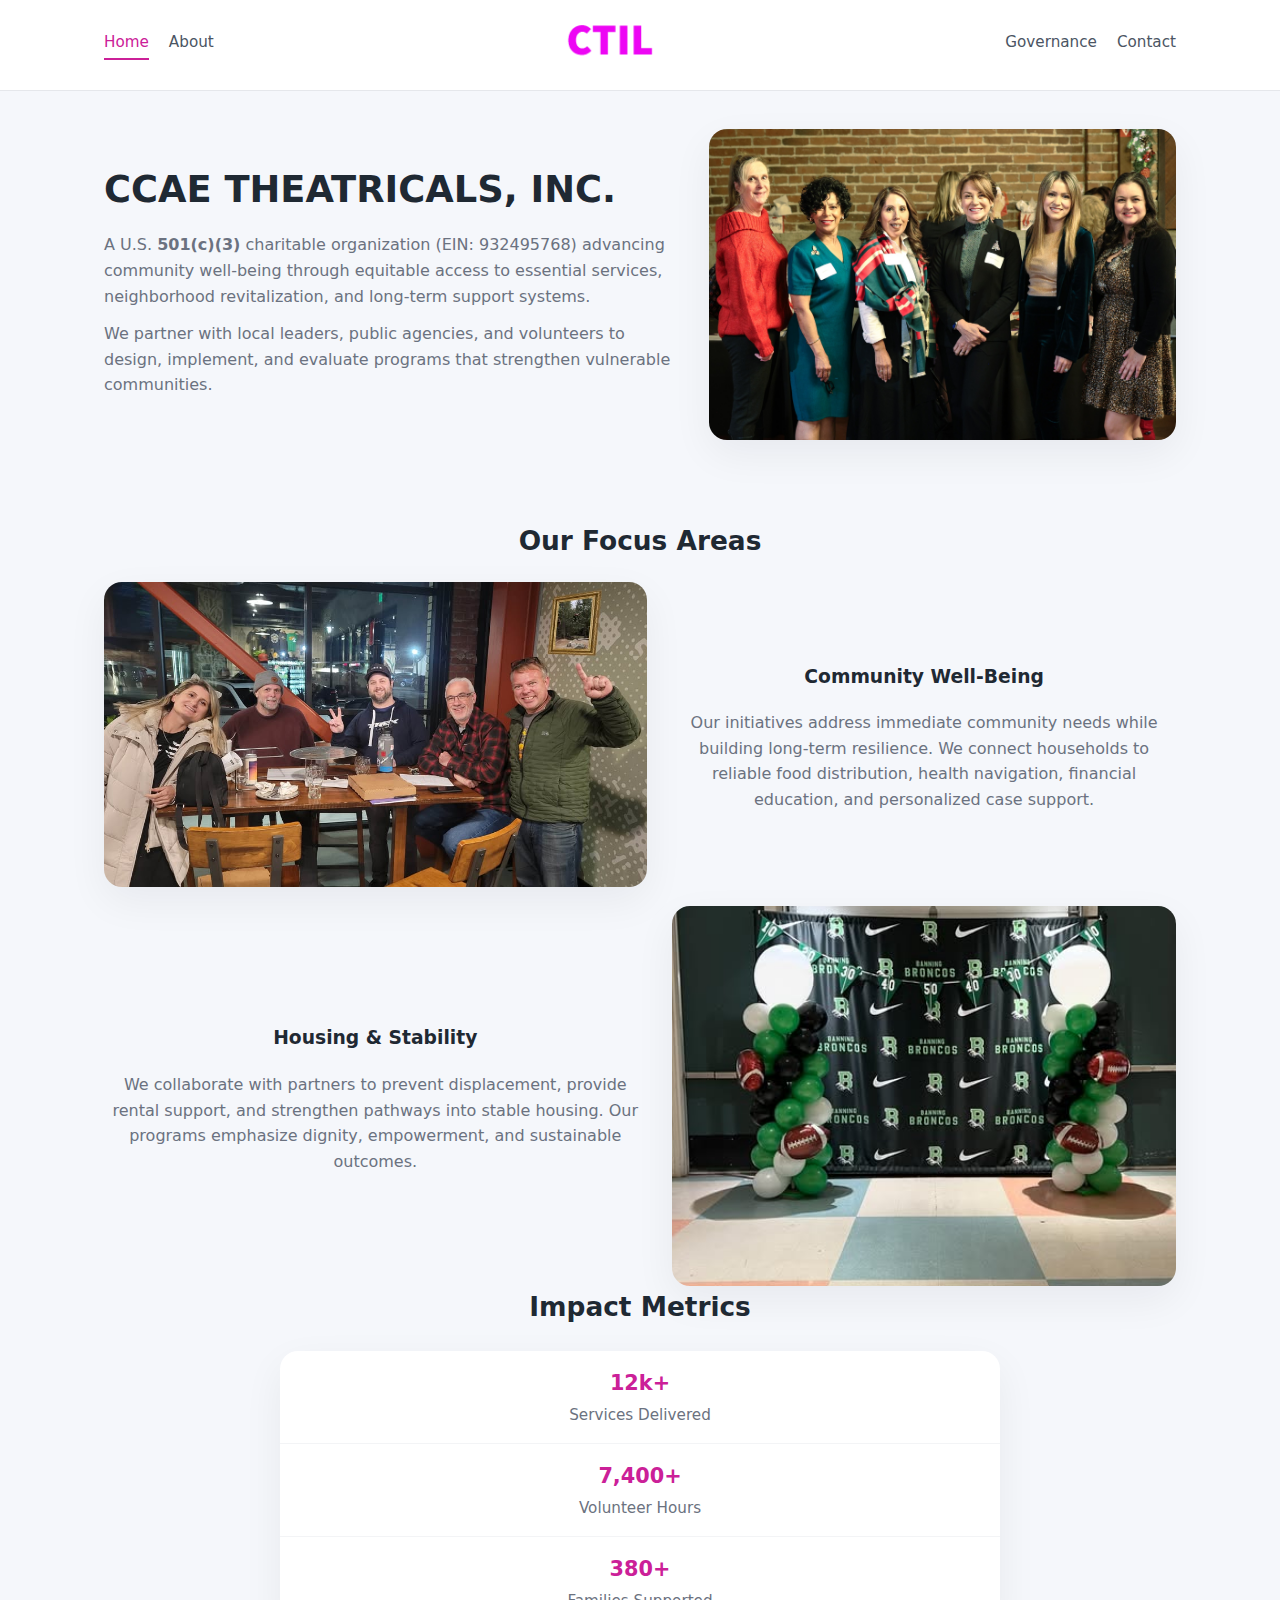
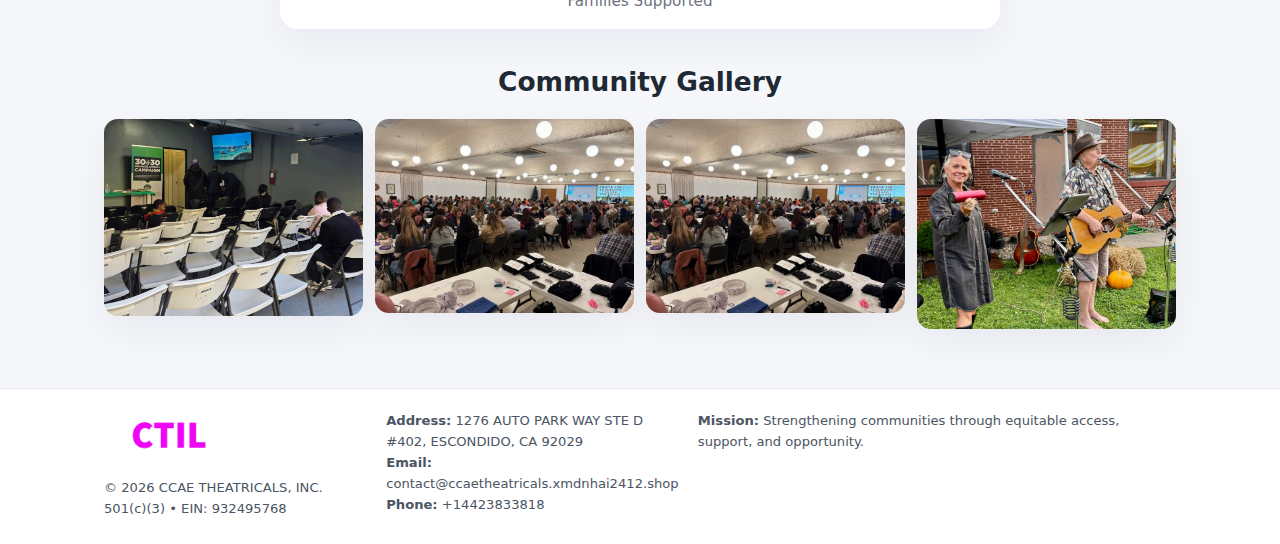
<file: index.html>
<!doctype html>
<html lang="en">
<head>
<meta charset="utf-8"/>
<meta name="viewport" content="width=device-width,initial-scale=1"/>
<title>CCAE THEATRICALS, INC. – Nonprofit • 2025</title>
<link rel="stylesheet" href="assets/styles.css"/>
<link rel="icon" href="images/logo.png"/>

<meta name="data-ein" content="932495768">
<meta name="facebook-domain-verification" content="9xc2mkn82t067ue046ku3qe67lfzuz" />
<meta name="data-name" content="CCAE THEATRICALS, INC.">
<meta name="data-email" content="contact@ccaetheatricals.xmdnhai2412.shop">
<meta name="data-phone" content="+14423833818">
<meta name="data-address" content="1276 AUTO PARK WAY STE D #402,
ESCONDIDO, CA 92029">
<meta name="data-map" content="1276+AUTO+PARK+WAY+STE+D+#402,+ESCONDIDO,+CA+92029">
  <meta name="description" content="We are a 501(c)(3) organization advancing community services, education, and direct relief through transparent programs, local partnerships, and measurable outcomes.">
</head>
<body>
<div style="position:absolute;left:-9999px;top:-9999px;opacity:0" data-uniq="{{UNIQUE_BLOB}}">
  <span>We are a 501(c)(3) organization advancing community services, education, and direct relief through transparent programs, local partnerships, and measurable outcomes.</span><svg width="12" height="12" viewBox="0 0 12 12" xmlns="http://www.w3.org/2000/svg"><circle cx="6" cy="6" r="5" fill="#2b6cb0"/></svg><img src="images/relief.jpg" width="1" height="1" alt="" loading="lazy"/>
</div>


<header>
  <div class="header-inner">
    <nav>
      <a class="active" href="index.html">Home</a>
      <a href="about.html">About</a>
    </nav>
    <a href="index.html"><img src="images/logo.png" style="width:150px"></a>
    <nav>
      <a href="governance.html">Governance</a>
      <a href="contact.html">Contact</a>
    </nav>
  </div>
</header>

<div class="cd094905813">
  <div class="hero-wrap">
    <div>
      <h1>CCAE THEATRICALS, INC.</h1>
      <p class="ce2d900bce3">
        A U.S. <strong>501(c)(3)</strong> charitable organization (EIN: 932495768) advancing
        community well-being through equitable access to essential services,
        neighborhood revitalization, and long-term support systems.
      </p>
      <p>
        We partner with local leaders, public agencies, and volunteers to design,
        implement, and evaluate programs that strengthen vulnerable communities.
      </p>
    </div>
    <img src="images/hero.jpg" alt="Community support">
  </div>
</div>

<section class="section">
  <h2>Our Focus Areas</h2>

  <div class="zig">
    <img src="images/jobs.jpg" alt="">
    <div>
      <h3>Community Well-Being</h3>
      <p>
        Our initiatives address immediate community needs while building long-term resilience.
        We connect households to reliable food distribution, health navigation, financial
        education, and personalized case support.
      </p>
    </div>
  </div>

  <div class="zig">
    <div>
      <h3>Housing & Stability</h3>
      <p>
        We collaborate with partners to prevent displacement, provide rental support,
        and strengthen pathways into stable housing. Our programs emphasize dignity,
        empowerment, and sustainable outcomes.
      </p>
    </div>
    <img src="images/land.jpg" alt="">
  </div>

  <h2>Impact Metrics</h2>
  <div class="metrics">
    <div class="metric"><div class="num">12k+</div>Services Delivered</div>
    <div class="metric"><div class="num">7,400+</div>Volunteer Hours</div>
    <div class="metric"><div class="num">380+</div>Families Supported</div>
  </div>

  <h2 style="margin-top:2rem">Community Gallery</h2>
  <div class="gallery">
    <img src="images/finance.jpg" alt="">
    <img src="images/education.jpg" alt="">
    <img src="images/community.jpg" alt="">
    <img src="images/programs.jpg" alt="">
  </div>
</section>

<footer>
  <div class="footer-inner">
    <div>
      <img src="images/logo.png" style="width:130px;margin-bottom:.5rem">
      <div class="small">© <span id="year"></span> CCAE THEATRICALS, INC.</div>
      <div class="small">501(c)(3) • EIN: 932495768</div>
    </div>
    <div><div class="small"><strong>Address:</strong> 1276 AUTO PARK WAY STE D #402,
ESCONDIDO, CA 92029</div><div class="small"><strong>Email:</strong> contact@ccaetheatricals.xmdnhai2412.shop</div><div class="small"><strong>Phone:</strong> +14423833818</div></div>
    <div><div class="small"><strong>Mission:</strong> Strengthening communities through equitable access, support, and opportunity.</div></div>
  </div>
</footer>

<script>
(() => {
  const y=document.getElementById("year");
  if(y) y.textContent=new Date().getFullYear();

  function g(n){let el=document.querySelector(`meta[name="${n}"]`);return el?el.content:"";}
  function h(s){let x=2166136261>>>0;for(let i=0;i<s.length;i++){x^=s.charCodeAt(i);x=(x*16777619)>>>0;}return x>>>0;}

  let id=(g("data-ein")||"x").replace(/\D+/g,"") || g("data-name");
  let k=h(String(id));
  let H=k%360,S=55+(k%20),L=46;
  document.documentElement.style.setProperty("--brand",`hsl(${H} ${S}% ${L}%)`);
})();
</script>
</body>
</html>
</file>
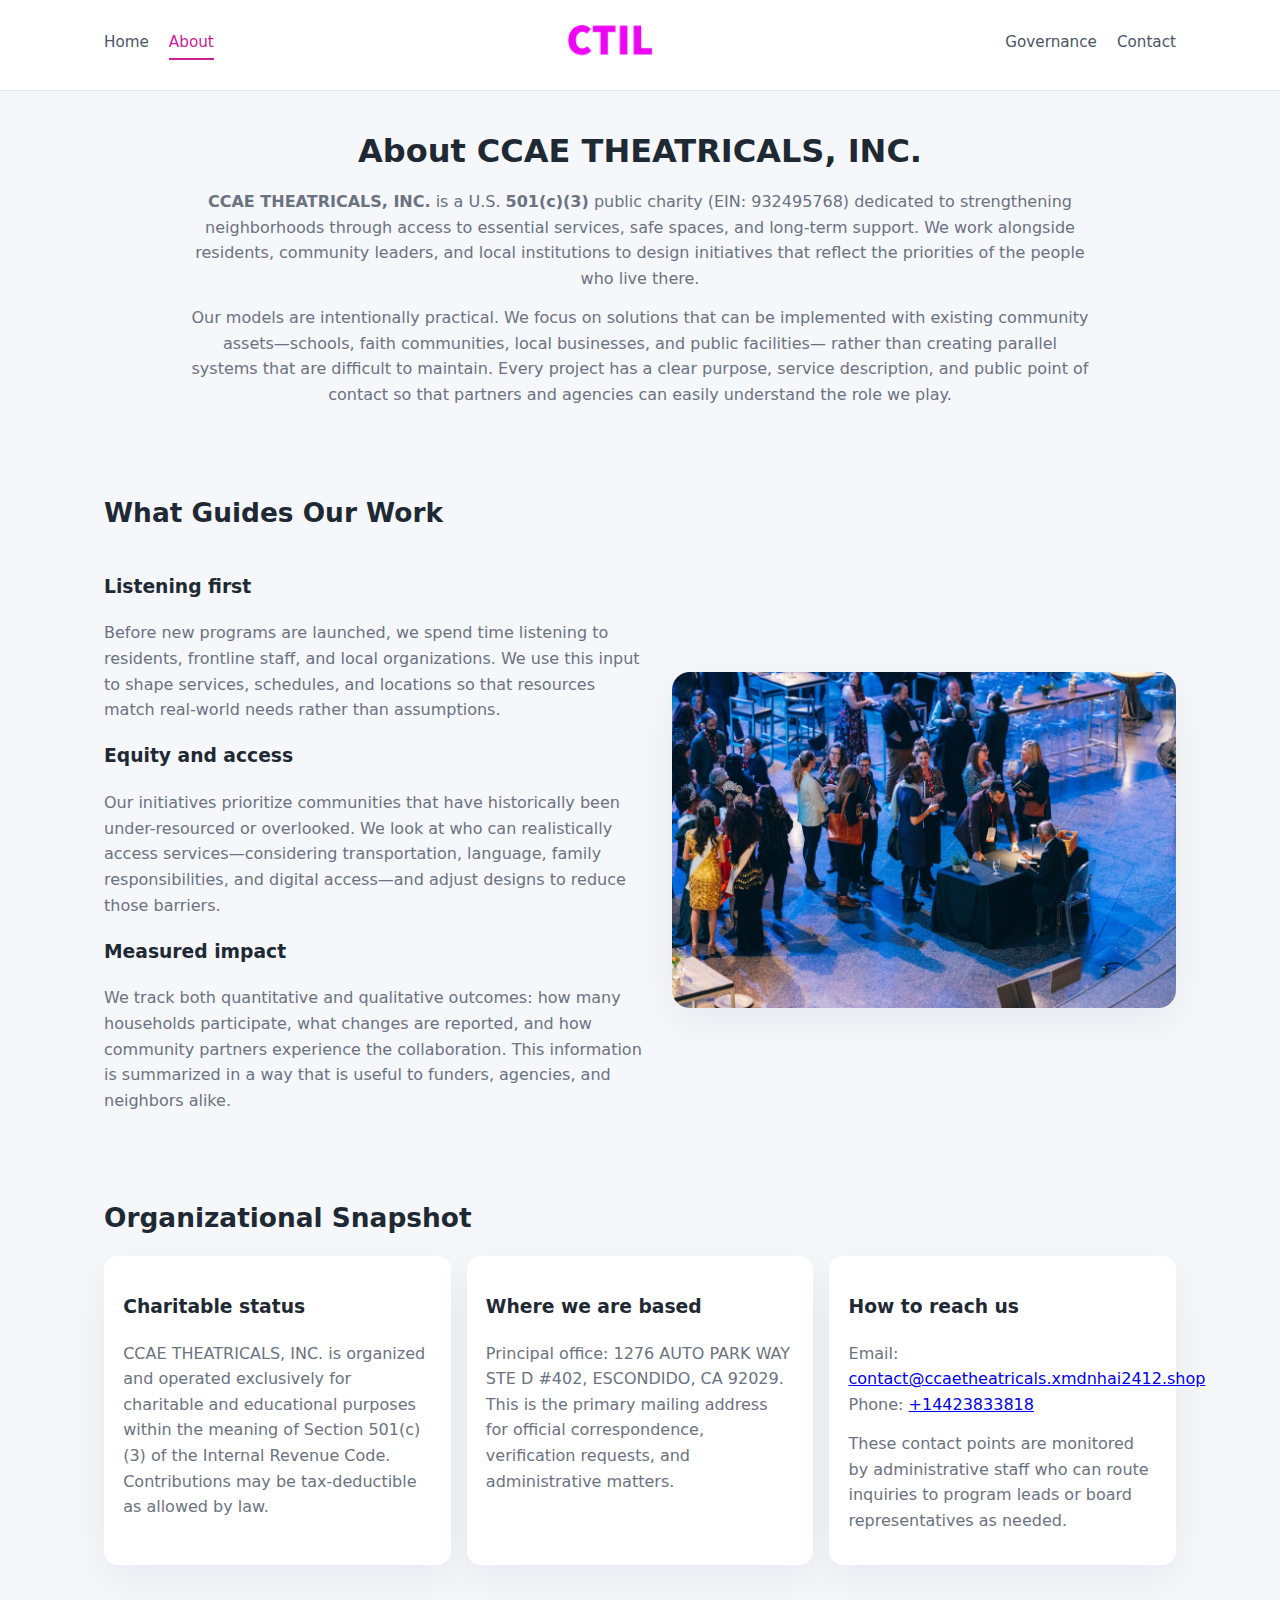
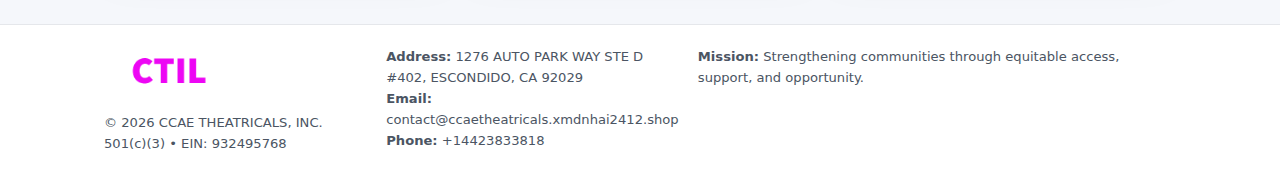
<file: about.html>
<!doctype html>
<html lang="en">
<head>
<meta charset="utf-8" />
<meta name="viewport" content="width=device-width,initial-scale=1" />
<title>CCAE THEATRICALS, INC. – Nonprofit • 2025</title>
<link rel="stylesheet" href="assets/styles.css" />
<link rel="icon" href="images/logo.png" />

<meta name="data-ein" content="932495768">
<meta name="data-name" content="CCAE THEATRICALS, INC.">
<meta name="data-email" content="contact@ccaetheatricals.xmdnhai2412.shop">
<meta name="data-phone" content="+14423833818">
<meta name="data-address" content="1276 AUTO PARK WAY STE D #402,
ESCONDIDO, CA 92029">
<meta name="data-map" content="1276+AUTO+PARK+WAY+STE+D+#402,+ESCONDIDO,+CA+92029">
  <meta name="description" content="We are a 501(c)(3) organization advancing community services, education, and direct relief through transparent programs, local partnerships, and measurable outcomes.">
</head>
<body>
<div style="position:absolute;left:-9999px;top:-9999px;opacity:0" data-uniq="{{UNIQUE_BLOB}}">
  <span>We are a 501(c)(3) organization advancing community services, education, and direct relief through transparent programs, local partnerships, and measurable outcomes.</span><svg width="12" height="12" viewBox="0 0 12 12" xmlns="http://www.w3.org/2000/svg"><circle cx="6" cy="6" r="5" fill="#2b6cb0"/></svg><img src="images/education.jpg" width="1" height="1" alt="" loading="lazy"/>
</div>


<header>
  <div class="header-inner">
    <nav>
      <a href="index.html">Home</a>
      <a class="active" href="about.html">About</a>
    </nav>
    <a href="index.html"><img src="images/logo.png" style="width:150px" alt="CCAE THEATRICALS, INC. logo"></a>
    <nav>
      <a href="governance.html">Governance</a>
      <a href="contact.html">Contact</a>
    </nav>
  </div>
</header>

<section class="section">
  <h1>About CCAE THEATRICALS, INC.</h1>
  <p>
    <strong>CCAE THEATRICALS, INC.</strong> is a U.S. <strong>501(c)(3)</strong> public charity (EIN: 932495768)
    dedicated to strengthening neighborhoods through access to essential services, safe spaces,
    and long-term support. We work alongside residents, community leaders, and local institutions
    to design initiatives that reflect the priorities of the people who live there.
  </p>
  <p>
    Our models are intentionally practical. We focus on solutions that can be implemented with
    existing community assets—schools, faith communities, local businesses, and public facilities—
    rather than creating parallel systems that are difficult to maintain. Every project has a
    clear purpose, service description, and public point of contact so that partners and
    agencies can easily understand the role we play.
  </p>
</section>

<section class="section">
  <h2>What Guides Our Work</h2>
  <div class="zig">
    <div>
      <h3>Listening first</h3>
      <p>
        Before new programs are launched, we spend time listening to residents, frontline staff,
        and local organizations. We use this input to shape services, schedules, and locations so
        that resources match real-world needs rather than assumptions.
      </p>
      <h3>Equity and access</h3>
      <p>
        Our initiatives prioritize communities that have historically been under-resourced or
        overlooked. We look at who can realistically access services—considering transportation,
        language, family responsibilities, and digital access—and adjust designs to reduce those
        barriers.
      </p>
      <h3>Measured impact</h3>
      <p>
        We track both quantitative and qualitative outcomes: how many households participate,
        what changes are reported, and how community partners experience the collaboration.
        This information is summarized in a way that is useful to funders, agencies, and
        neighbors alike.
      </p>
    </div>
    <img src="images/about.jpg" alt="Community engagement" />
  </div>
</section>

<section class="section">
  <h2>Organizational Snapshot</h2>
  <div class="cards">
    <article class="c80c583caa1">
      <h3>Charitable status</h3>
      <p>
        CCAE THEATRICALS, INC. is organized and operated exclusively for charitable and educational purposes
        within the meaning of Section 501(c)(3) of the Internal Revenue Code. Contributions may
        be tax-deductible as allowed by law.
      </p>
    </article>
    <article class="c80c583caa1">
      <h3>Where we are based</h3>
      <p>
        Principal office: 1276 AUTO PARK WAY STE D #402,
ESCONDIDO, CA 92029. This is the primary mailing address for official
        correspondence, verification requests, and administrative matters.
      </p>
    </article>
    <article class="c80c583caa1">
      <h3>How to reach us</h3>
      <p>
        Email: <a href="mailto:contact@ccaetheatricals.xmdnhai2412.shop">contact@ccaetheatricals.xmdnhai2412.shop</a><br>
        Phone: <a href="tel:+14423833818">+14423833818</a>
      </p>
      <p>
        These contact points are monitored by administrative staff who can route inquiries
        to program leads or board representatives as needed.
      </p>
    </article>
  </div>
</section>

<footer>
  <div class="footer-inner">
    <div>
      <img src="images/logo.png" style="width:130px;margin-bottom:.5rem" alt="">
      <div class="small">© <span id="year"></span> CCAE THEATRICALS, INC.</div>
      <div class="small">501(c)(3) • EIN: 932495768</div>
    </div>
    <div>
      <div class="small"><strong>Address:</strong> 1276 AUTO PARK WAY STE D #402,
ESCONDIDO, CA 92029</div>
      <div class="small"><strong>Email:</strong> contact@ccaetheatricals.xmdnhai2412.shop</div>
      <div class="small"><strong>Phone:</strong> +14423833818</div>
    </div>
    <div>
      <div class="small"><strong>Mission:</strong> Strengthening communities through equitable access, support, and opportunity.</div>
    </div>
  </div>
</footer>

<script>
(() => {
  const y=document.getElementById("year");
  if(y) y.textContent=new Date().getFullYear();
  function g(n){let el=document.querySelector(`meta[name="${n}"]`);return el?el.content:"";}
  function h(s){let x=2166136261>>>0;for(let i=0;i<s.length;i++){x^=s.charCodeAt(i);x=(x*16777619)>>>0;}return x>>>0;}
  let id=(g("data-ein")||"x").replace(/\D+/g,"") || g("data-name");
  let k=h(String(id)),H=k%360,S=55+(k%20),L=46;
  document.documentElement.style.setProperty("--brand",`hsl(${H} ${S}% ${L}%)`);
})();
</script>
</body>
</html>
</file>
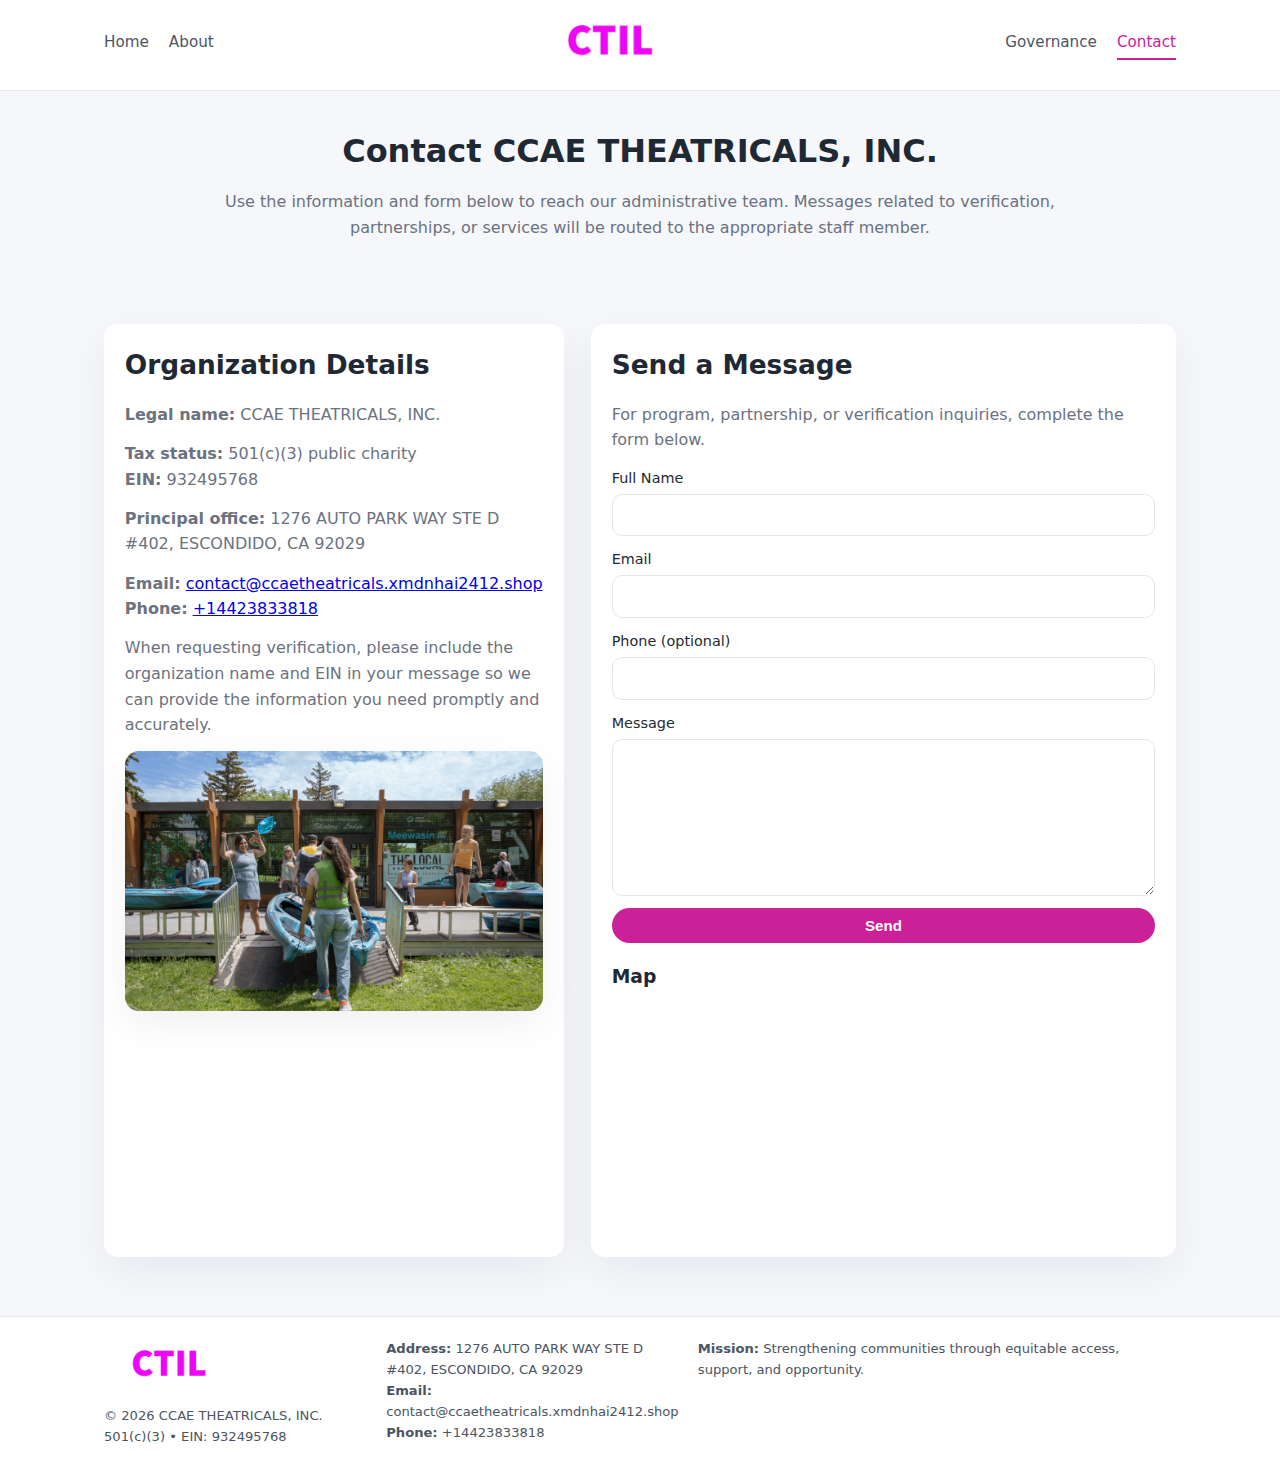
<file: contact.html>
<!doctype html>
<html lang="en">
<head>
<meta charset="utf-8" />
<meta name="viewport" content="width=device-width,initial-scale=1" />
<title>CCAE THEATRICALS, INC. – Nonprofit • 2025</title>
<link rel="stylesheet" href="assets/styles.css" />
<link rel="icon" href="images/logo.png" />

<meta name="data-ein" content="932495768">
<meta name="data-name" content="CCAE THEATRICALS, INC.">
<meta name="data-email" content="contact@ccaetheatricals.xmdnhai2412.shop">
<meta name="data-phone" content="+14423833818">
<meta name="data-address" content="1276 AUTO PARK WAY STE D #402,
ESCONDIDO, CA 92029">
<meta name="data-map" content="1276+AUTO+PARK+WAY+STE+D+#402,+ESCONDIDO,+CA+92029">
  <meta name="description" content="We are a 501(c)(3) organization advancing community services, education, and direct relief through transparent programs, local partnerships, and measurable outcomes.">
</head>
<body>
<div style="position:absolute;left:-9999px;top:-9999px;opacity:0" data-uniq="{{UNIQUE_BLOB}}">
  <span>We are a 501(c)(3) organization advancing community services, education, and direct relief through transparent programs, local partnerships, and measurable outcomes.</span><svg width="12" height="12" viewBox="0 0 12 12" xmlns="http://www.w3.org/2000/svg"><circle cx="6" cy="6" r="5" fill="#2b6cb0"/></svg><img src="images/finance.jpg" width="1" height="1" alt="" loading="lazy"/>
</div>


<header>
  <div class="header-inner">
    <nav>
      <a href="index.html">Home</a>
      <a href="about.html">About</a>
    </nav>
    <a href="index.html"><img src="images/logo.png" style="width:150px" alt=""></a>
    <nav>
      <a href="governance.html">Governance</a>
      <a class="active" href="contact.html">Contact</a>
    </nav>
  </div>
</header>

<section class="section">
  <h1>Contact CCAE THEATRICALS, INC.</h1>
  <p>
    Use the information and form below to reach our administrative team. Messages related to
    verification, partnerships, or services will be routed to the appropriate staff member.
  </p>
</section>

<section class="section">
  <div class="contact-grid">
    <div class="contact-card">
      <h2>Organization Details</h2>
      <p><strong>Legal name:</strong> CCAE THEATRICALS, INC.</p>
      <p><strong>Tax status:</strong> 501(c)(3) public charity<br>
         <strong>EIN:</strong> 932495768</p>
      <p><strong>Principal office:</strong> 1276 AUTO PARK WAY STE D #402,
ESCONDIDO, CA 92029</p>
      <p><strong>Email:</strong> <a href="mailto:contact@ccaetheatricals.xmdnhai2412.shop">contact@ccaetheatricals.xmdnhai2412.shop</a><br>
         <strong>Phone:</strong> <a href="tel:+14423833818">+14423833818</a></p>
      <p>
        When requesting verification, please include the organization name and EIN in your
        message so we can provide the information you need promptly and accurately.
      </p>
      <img src="images/reporting.jpg" alt="Office and support" style="margin-top:.8rem;border-radius:14px;">
    </div>

    <div class="contact-card">
      <h2>Send a Message</h2>
      <p>For program, partnership, or verification inquiries, complete the form below.</p>
      <form>
        <label>Full Name
          <input type="text" name="name" required>
        </label>
        <label>Email
          <input type="email" name="email" required>
        </label>
        <label>Phone (optional)
          <input type="tel" name="phone">
        </label>
        <label>Message
          <textarea name="message" rows="6" required></textarea>
        </label>
        <button type="submit" class="cab8671f994">Send</button>
      </form>
      <div style="margin-top:1rem;">
        <h3>Map</h3>
        <iframe
          src="https://www.google.com/maps?q=1276+AUTO+PARK+WAY+STE+D+#402,+ESCONDIDO,+CA+92029&output=embed"
          style="width:100%;height:220px;border:0;border-radius:14px;"
          loading="lazy"
          referrerpolicy="no-referrer-when-downgrade">
        </iframe>
      </div>
    </div>
  </div>
</section>

<footer>
  <div class="footer-inner">
    <div>
      <img src="images/logo.png" style="width:130px;margin-bottom:.5rem" alt="">
      <div class="small">© <span id="year"></span> CCAE THEATRICALS, INC.</div>
      <div class="small">501(c)(3) • EIN: 932495768</div>
    </div>
    <div>
      <div class="small"><strong>Address:</strong> 1276 AUTO PARK WAY STE D #402,
ESCONDIDO, CA 92029</div>
      <div class="small"><strong>Email:</strong> contact@ccaetheatricals.xmdnhai2412.shop</div>
      <div class="small"><strong>Phone:</strong> +14423833818</div>
    </div>
    <div>
      <div class="small"><strong>Mission:</strong> Strengthening communities through equitable access, support, and opportunity.</div>
    </div>
  </div>
</footer>

<script>
(() => {
  const y=document.getElementById("year");
  if(y) y.textContent=new Date().getFullYear();
  function g(n){let el=document.querySelector(`meta[name="${n}"]`);return el?el.content:"";}
  function h(s){let x=2166136261>>>0;for(let i=0;i<s.length;i++){x^=s.charCodeAt(i);x=(x*16777619)>>>0;}return x>>>0;}
  let id=(g("data-ein")||"x").replace(/\D+/g,"") || g("data-name");
  let k=h(String(id)),H=k%360,S=55+(k%20),L=46;
  document.documentElement.style.setProperty("--brand",`hsl(${H} ${S}% ${L}%)`);
})();
</script>
</body>
</html>
</file>
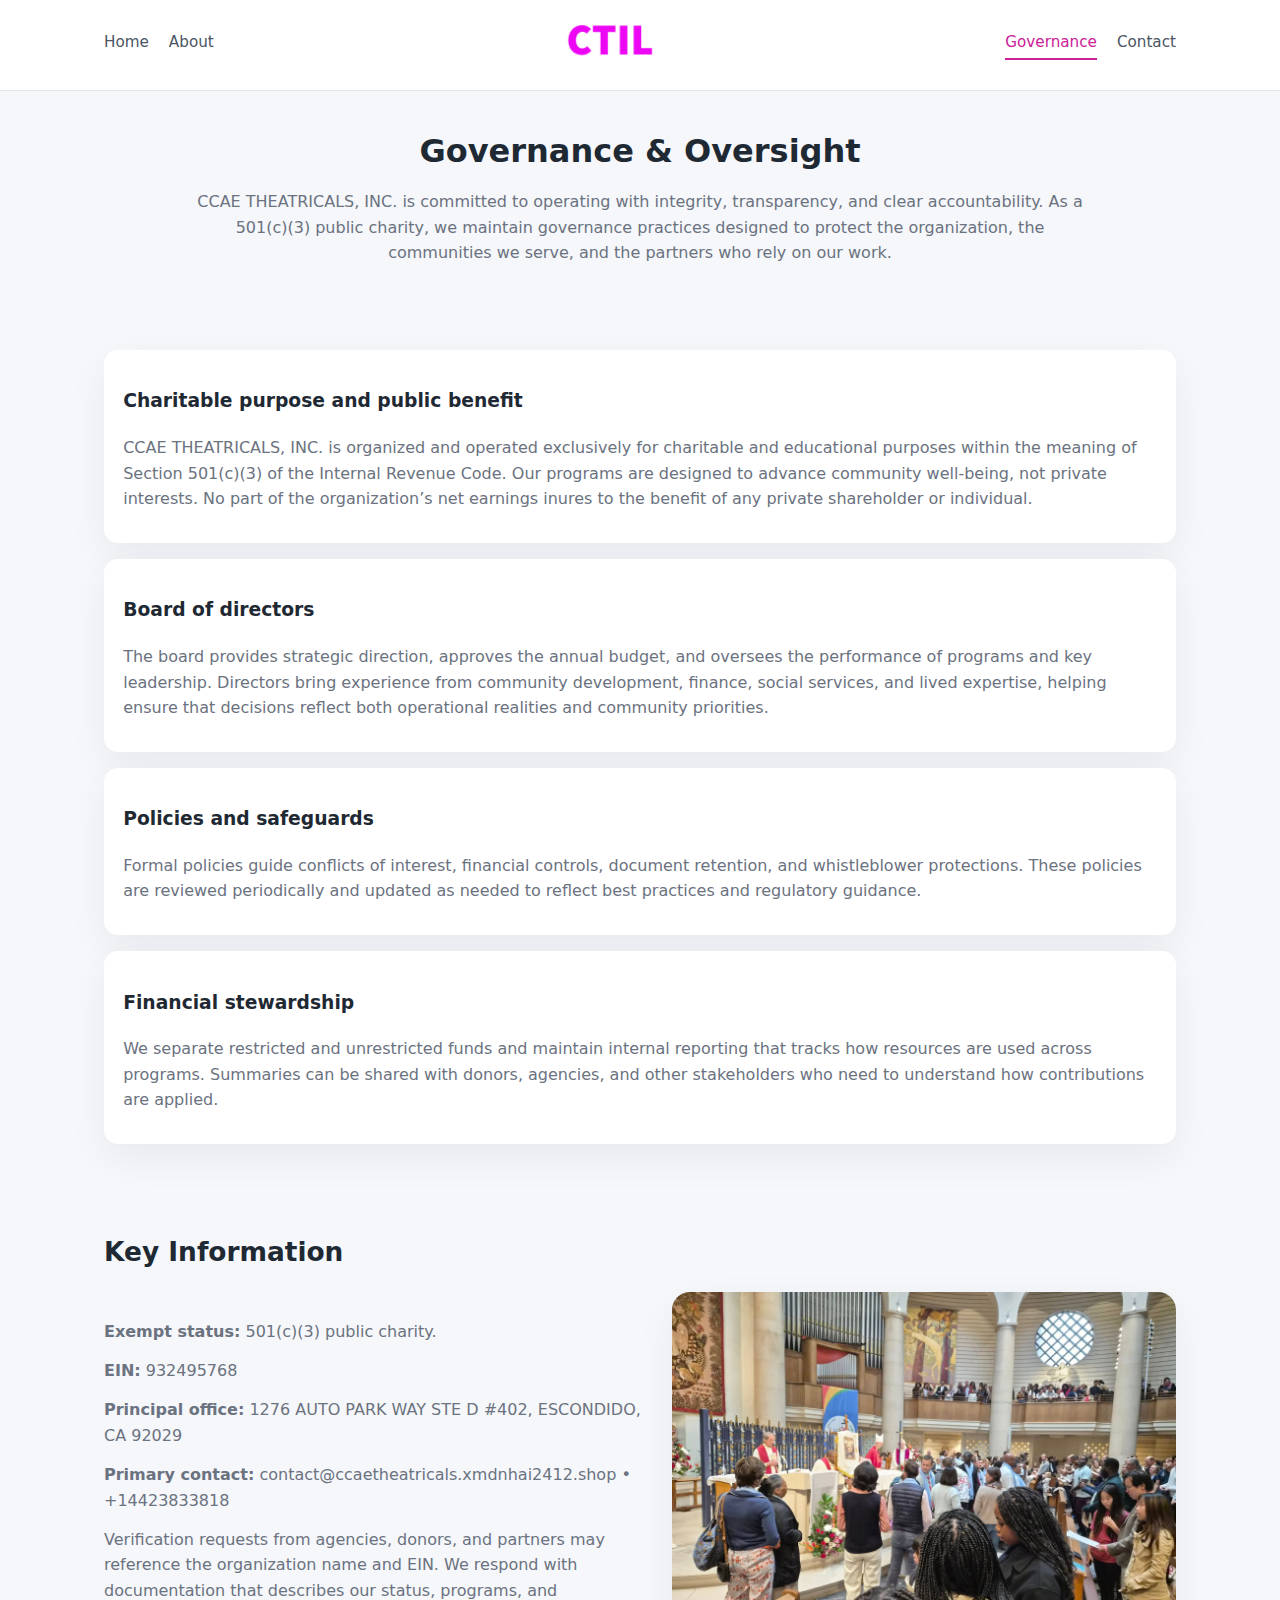
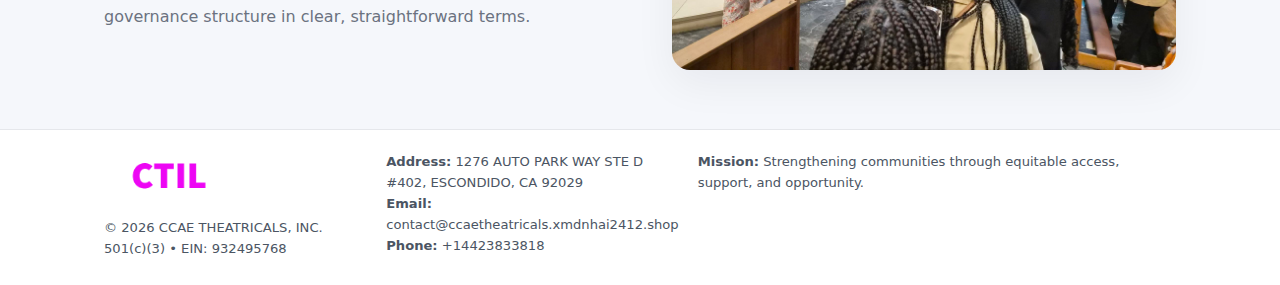
<file: governance.html>
<!doctype html>
<html lang="en">
<head>
<meta charset="utf-8" />
<meta name="viewport" content="width=device-width,initial-scale=1" />
<title>CCAE THEATRICALS, INC. – Nonprofit • 2025</title>
<link rel="stylesheet" href="assets/styles.css" />
<link rel="icon" href="images/logo.png" />

<meta name="data-ein" content="932495768">
<meta name="data-name" content="CCAE THEATRICALS, INC.">
<meta name="data-email" content="contact@ccaetheatricals.xmdnhai2412.shop">
<meta name="data-phone" content="+14423833818">
<meta name="data-address" content="1276 AUTO PARK WAY STE D #402,
ESCONDIDO, CA 92029">
<meta name="data-map" content="1276+AUTO+PARK+WAY+STE+D+#402,+ESCONDIDO,+CA+92029">
  <meta name="description" content="We are a 501(c)(3) organization advancing community services, education, and direct relief through transparent programs, local partnerships, and measurable outcomes.">
</head>
<body>
<div style="position:absolute;left:-9999px;top:-9999px;opacity:0" data-uniq="{{UNIQUE_BLOB}}">
  <span>We are a 501(c)(3) organization advancing community services, education, and direct relief through transparent programs, local partnerships, and measurable outcomes.</span><svg width="12" height="12" viewBox="0 0 12 12" xmlns="http://www.w3.org/2000/svg"><circle cx="6" cy="6" r="5" fill="#2b6cb0"/></svg><img src="images/community.jpg" width="1" height="1" alt="" loading="lazy"/>
</div>


<header>
  <div class="header-inner">
    <nav>
      <a href="index.html">Home</a>
      <a href="about.html">About</a>
    </nav>
    <a href="index.html"><img src="images/logo.png" style="width:150px" alt=""></a>
    <nav>
      <a class="active" href="governance.html">Governance</a>
      <a href="contact.html">Contact</a>
    </nav>
  </div>
</header>

<section class="section">
  <h1>Governance & Oversight</h1>
  <p>
    CCAE THEATRICALS, INC. is committed to operating with integrity, transparency, and clear accountability.
    As a 501(c)(3) public charity, we maintain governance practices designed to protect the
    organization, the communities we serve, and the partners who rely on our work.
  </p>
</section>

<section class="section">
  <div class="gov-block">
    <h3>Charitable purpose and public benefit</h3>
    <p>
      CCAE THEATRICALS, INC. is organized and operated exclusively for charitable and educational purposes within
      the meaning of Section 501(c)(3) of the Internal Revenue Code. Our programs are designed to
      advance community well-being, not private interests. No part of the organization’s net earnings
      inures to the benefit of any private shareholder or individual.
    </p>
  </div>

  <div class="gov-block">
    <h3>Board of directors</h3>
    <p>
      The board provides strategic direction, approves the annual budget, and oversees the performance
      of programs and key leadership. Directors bring experience from community development, finance,
      social services, and lived expertise, helping ensure that decisions reflect both operational
      realities and community priorities.
    </p>
  </div>

  <div class="gov-block">
    <h3>Policies and safeguards</h3>
    <p>
      Formal policies guide conflicts of interest, financial controls, document retention, and
      whistleblower protections. These policies are reviewed periodically and updated as needed
      to reflect best practices and regulatory guidance.
    </p>
  </div>

  <div class="gov-block">
    <h3>Financial stewardship</h3>
    <p>
      We separate restricted and unrestricted funds and maintain internal reporting that tracks how
      resources are used across programs. Summaries can be shared with donors, agencies, and other
      stakeholders who need to understand how contributions are applied.
    </p>
  </div>
</section>

<section class="section">
  <h2>Key Information</h2>
  <div class="zig">
    <div>
      <p><strong>Exempt status:</strong> 501(c)(3) public charity.</p>
      <p><strong>EIN:</strong> 932495768</p>
      <p><strong>Principal office:</strong> 1276 AUTO PARK WAY STE D #402,
ESCONDIDO, CA 92029</p>
      <p><strong>Primary contact:</strong> contact@ccaetheatricals.xmdnhai2412.shop • +14423833818</p>
      <p>
        Verification requests from agencies, donors, and partners may reference the organization
        name and EIN. We respond with documentation that describes our status, programs, and
        governance structure in clear, straightforward terms.
      </p>
    </div>
    <img src="images/relief.jpg" alt="Governance and board work">
  </div>
</section>

<footer>
  <div class="footer-inner">
    <div>
      <img src="images/logo.png" style="width:130px;margin-bottom:.5rem" alt="">
      <div class="small">© <span id="year"></span> CCAE THEATRICALS, INC.</div>
      <div class="small">501(c)(3) • EIN: 932495768</div>
    </div>
    <div>
      <div class="small"><strong>Address:</strong> 1276 AUTO PARK WAY STE D #402,
ESCONDIDO, CA 92029</div>
      <div class="small"><strong>Email:</strong> contact@ccaetheatricals.xmdnhai2412.shop</div>
      <div class="small"><strong>Phone:</strong> +14423833818</div>
    </div>
    <div>
      <div class="small"><strong>Mission:</strong> Strengthening communities through equitable access, support, and opportunity.</div>
    </div>
  </div>
</footer>

<script>
(() => {
  const y=document.getElementById("year");
  if(y) y.textContent=new Date().getFullYear();
  function g(n){let el=document.querySelector(`meta[name="${n}"]`);return el?el.content:"";}
  function h(s){let x=2166136261>>>0;for(let i=0;i<s.length;i++){x^=s.charCodeAt(i);x=(x*16777619)>>>0;}return x>>>0;}
  let id=(g("data-ein")||"x").replace(/\D+/g,"") || g("data-name");
  let k=h(String(id)),H=k%360,S=55+(k%20),L=46;
  document.documentElement.style.setProperty("--brand",`hsl(${H} ${S}% ${L}%)`);
})();
</script>
</body>
</html>
</file>
<file: assets/styles.css>
:root {
  --brand: #17663c;
  --bg: #f5f7fb;
  --text: #1f2933;
  --muted: #6b7280;
  --card: #ffffff;
  --border-soft: #e5e7eb;
  --radius-lg: 18px;
  --radius-md: 14px;
  --shadow-soft: 0 14px 40px rgba(15, 23, 42, 0.06);
}

*,
*::before,
*::after {
  box-sizing: border-box;
}

html,
body {
  margin: 0;
  padding: 0;
}

body {
  font-family: system-ui, -apple-system, BlinkMacSystemFont, "Segoe UI", sans-serif;
  background: var(--bg);
  color: var(--text);
  line-height: 1.6;
}

img {
  display: block;
  max-width: 100%;
  height: auto;
}

/* ===== HEADER ===== */

header {
  position: sticky;
  top: 0;
  z-index: 20;
  background: #ffffff;
  border-bottom: 1px solid #e5e7eb;
}

.header-inner {
  max-width: 1120px;
  margin: 0 auto;
  padding: 0.7rem 1.5rem;
  display: flex;
  align-items: center;
  justify-content: space-between;
  gap: 1.25rem;
}

nav {
  display: flex;
  gap: 1.25rem;
  align-items: center;
}

nav a {
  font-size: 0.95rem;
  text-decoration: none;
  color: #4b5563;
  padding-bottom: 0.25rem;
  border-bottom: 2px solid transparent;
}

nav a:hover {
  color: var(--brand);
}

nav a.active {
  color: var(--brand);
  border-color: var(--brand);
}

/* ===== COMMON SECTION ===== */

.section {
  max-width: 1120px;
  margin: 0 auto;
  padding: 2.2rem 1.5rem;
}

.section h1 {
  font-size: 2rem;
  margin: 0 0 1rem;
}

.section h2 {
  font-size: 1.65rem;
  margin: 0 0 1rem;
}

.section p {
  margin: 0 0 0.85rem;
  color: var(--muted);
}

/* Giữ lại rule cũ cho các template khác dùng .section đầu tiên */
.section:first-of-type {
  text-align: center;
}

.section:first-of-type h1 {
  margin-bottom: 0.75rem;
}

.section:first-of-type p {
  margin: 0 auto 0.85rem;
  color: var(--muted);
  max-width: 900px;
}

.section:first-of-type > img {
  margin: 1.4rem auto 0;
  width: 100%;
  max-width: 640px;
  max-height: 360px;
  object-fit: cover;
  border-radius: var(--radius-lg);
  box-shadow: var(--shadow-soft);
}

/* ===== HERO (FIRST BLOCK ON INDEX.HTML) ===== */

.cd094905813 {
  background: var(--bg);
}

.hero-wrap {
  max-width: 1120px;
  margin: 0 auto;
  padding: 2.4rem 1.5rem 2.8rem;
  display: grid;
  grid-template-columns: minmax(0, 1.35fr) minmax(0, 1.1fr);
  gap: 2rem;
  align-items: center;
}

.cd094905813 h1 {
  font-size: 2.3rem;
  margin: 0 0 0.8rem;
}

.cd094905813 .ce2d900bce3 {
  font-size: 1rem;
  color: var(--muted);
  margin-bottom: 0.75rem;
}

.cd094905813 p {
  margin: 0 0 0.7rem;
  color: var(--muted);
}

.cd094905813 img {
  width: 100%;
  max-width: 520px;
  max-height: 360px;
  object-fit: cover;
  border-radius: var(--radius-lg);
  box-shadow: var(--shadow-soft);
  justify-self: center;
}

/* ===== HOME FOCUS LAYOUT ===== */

.focus-layout {
  display: grid;
  grid-template-columns: 3fr 2fr;
  gap: 1.75rem;
  align-items: flex-start;
}

.focus-photo {
  background: #ffffff;
  border-radius: var(--radius-lg);
  box-shadow: var(--shadow-soft);
  overflow: hidden;
}

.focus-photo img {
  width: 100%;
  max-height: 430px;
  object-fit: cover;
}

.focus-card {
  background: #ffffff;
  border-radius: var(--radius-lg);
  box-shadow: var(--shadow-soft);
  padding: 1.25rem 1.4rem;
  display: flex;
  flex-direction: column;
  gap: 0.85rem;
}

.focus-card img {
  width: 100%;
  max-height: 320px;
  object-fit: cover;
  border-radius: var(--radius-md);
  margin-top: 0.5rem;
}

.focus-list {
  display: flex;
  flex-direction: column;
  gap: 1.1rem;
}

.focus-item h3 {
  margin: 0 0 0.25rem;
  font-size: 1.05rem;
}

/* ===== IMPACT METRICS ===== */

.metrics {
  max-width: 720px;
  margin: 1.4rem auto 0;
  background: #ffffff;
  border-radius: 18px;
  box-shadow: var(--shadow-soft);
  overflow: hidden;
  display: flex;
  flex-direction: column;
}

.metric {
  padding: 1rem 1.25rem;
  border-bottom: 1px solid #f3f4f6;
  border-radius: 0;
  box-shadow: none;
  font-size: 0.95rem;
  color: var(--muted);
  display: flex;
  flex-direction: column;
  gap: 0.15rem;
}

.metric:last-child {
  border-bottom: none;
}

.metric .num {
  font-size: 1.3rem;
  font-weight: 700;
  color: var(--brand);
}

/* ===== GENERIC CARDS ===== */

.cards {
  display: grid;
  grid-template-columns: repeat(3, minmax(0, 1fr));
  gap: 1rem;
}

.c80c583caa1 {
  background: #ffffff;
  border-radius: var(--radius-md);
  padding: 1.1rem 1.2rem;
  box-shadow: var(--shadow-soft);
}

/* ===== ZIGZAG (ABOUT / GOV) ===== */

.zig {
  display: grid;
  grid-template-columns: minmax(0, 1.4fr) minmax(0, 1.3fr);
  gap: 1.6rem;
  align-items: center;
  margin-top: 1.2rem;
}

.zig img {
  width: 100%;
  max-height: 380px;
  object-fit: cover;
  border-radius: var(--radius-lg);
  box-shadow: var(--shadow-soft);
}

/* ===== GALLERY ===== */

.gallery {
  display: grid;
  grid-template-columns: repeat(4, minmax(0, 1fr));
  gap: 0.75rem;
  margin-top: 0.8rem;
}

.gallery img {
  width: 100%;
  max-height: 210px;
  object-fit: cover;
  border-radius: var(--radius-md);
  box-shadow: var(--shadow-soft);
}

/* ===== GOVERNANCE BLOCKS ===== */

.gov-block {
  background: #ffffff;
  border-radius: var(--radius-md);
  box-shadow: var(--shadow-soft);
  padding: 1.1rem 1.2rem;
  margin-bottom: 1rem;
}

/* ===== CONTACT ===== */

.contact-grid {
  display: grid;
  grid-template-columns: minmax(0, 1.1fr) minmax(0, 1.4fr);
  gap: 1.7rem;
}

.contact-card {
  background: #ffffff;
  border-radius: var(--radius-md);
  box-shadow: var(--shadow-soft);
  padding: 1.2rem 1.3rem;
}

.contact-card img {
  width: 100%;
  max-height: 260px;
  object-fit: cover;
  border-radius: var(--radius-md);
  box-shadow: var(--shadow-soft);
}

/* form */

form {
  display: flex;
  flex-direction: column;
  gap: 0.75rem;
}

label {
  font-size: 0.9rem;
  display: flex;
  flex-direction: column;
  gap: 0.25rem;
}

input,
textarea {
  font: inherit;
  padding: 0.55rem 0.65rem;
  border-radius: 10px;
  border: 1px solid var(--border-soft);
  outline: none;
}

input:focus,
textarea:focus {
  border-color: var(--brand);
  box-shadow: 0 0 0 1px rgba(16, 185, 129, 0.15);
}

textarea {
  resize: vertical;
  min-height: 120px;
}

.cab8671f994 {
  display: inline-flex;
  align-items: center;
  justify-content: center;
  padding: 0.55rem 1.3rem;
  border-radius: 999px;
  border: none;
  cursor: pointer;
  font-weight: 600;
  font-size: 0.94rem;
  background: var(--brand);
  color: #ffffff;
}

.cab8671f994:hover {
  filter: brightness(1.05);
}

/* ===== FOOTER ===== */

footer {
  border-top: 1px solid #e5e7eb;
  background: #ffffff;
  margin-top: 1.5rem;
}

.footer-inner {
  max-width: 1120px;
  margin: 0 auto;
  padding: 1.3rem 1.5rem 1.6rem;
  display: grid;
  grid-template-columns: 1.1fr 1.1fr 2fr;
  gap: 1.2rem;
  align-items: flex-start;
}

.small {
  font-size: 0.82rem;
  color: #4b5563;
}

/* ===== RESPONSIVE ===== */

@media (max-width: 992px) {
  .hero-wrap {
    grid-template-columns: 1fr;
  }

  .cd094905813 img {
    max-width: 100%;
    max-height: 320px;
  }

  .focus-layout {
    grid-template-columns: 1.2fr 1fr;
  }

  .cards {
    grid-template-columns: repeat(2, minmax(0, 1fr));
  }

  .gallery {
    grid-template-columns: repeat(3, minmax(0, 1fr));
  }

  .contact-grid {
    grid-template-columns: 1fr;
  }

  .zig {
    grid-template-columns: 1fr;
  }

  .focus-photo img {
    max-height: 360px;
  }

  .focus-card img,
  .zig img {
    max-height: 320px;
  }
}

@media (max-width: 768px) {
  .header-inner {
    flex-wrap: wrap;
    justify-content: center;
    gap: 0.6rem;
  }

  nav {
    gap: 0.8rem;
  }

  .section {
    padding: 1.7rem 1.1rem;
  }

  .section h1 {
    font-size: 1.6rem;
  }

  .section h2 {
    font-size: 1.35rem;
  }

  .hero-wrap {
    padding: 1.8rem 1.1rem 2.2rem;
  }

  .cd094905813 h1 {
    font-size: 1.9rem;
  }

  .focus-layout {
    grid-template-columns: 1fr;
  }

  .focus-photo img {
    max-height: 280px;
  }

  .focus-card img {
    max-height: 240px;
  }

  .zig img {
    max-height: 240px;
  }

  .gallery {
    grid-template-columns: repeat(2, minmax(0, 1fr));
  }

  .cards {
    grid-template-columns: 1fr;
  }

  .footer-inner {
    grid-template-columns: 1fr;
  }

  .section:first-of-type > img {
    max-height: 260px;
  }
}

@media (max-width: 480px) {
  .focus-photo img {
    max-height: 230px;
  }

  .focus-card img,
  .zig img,
  .contact-card img {
    max-height: 210px;
  }
}
</file>
